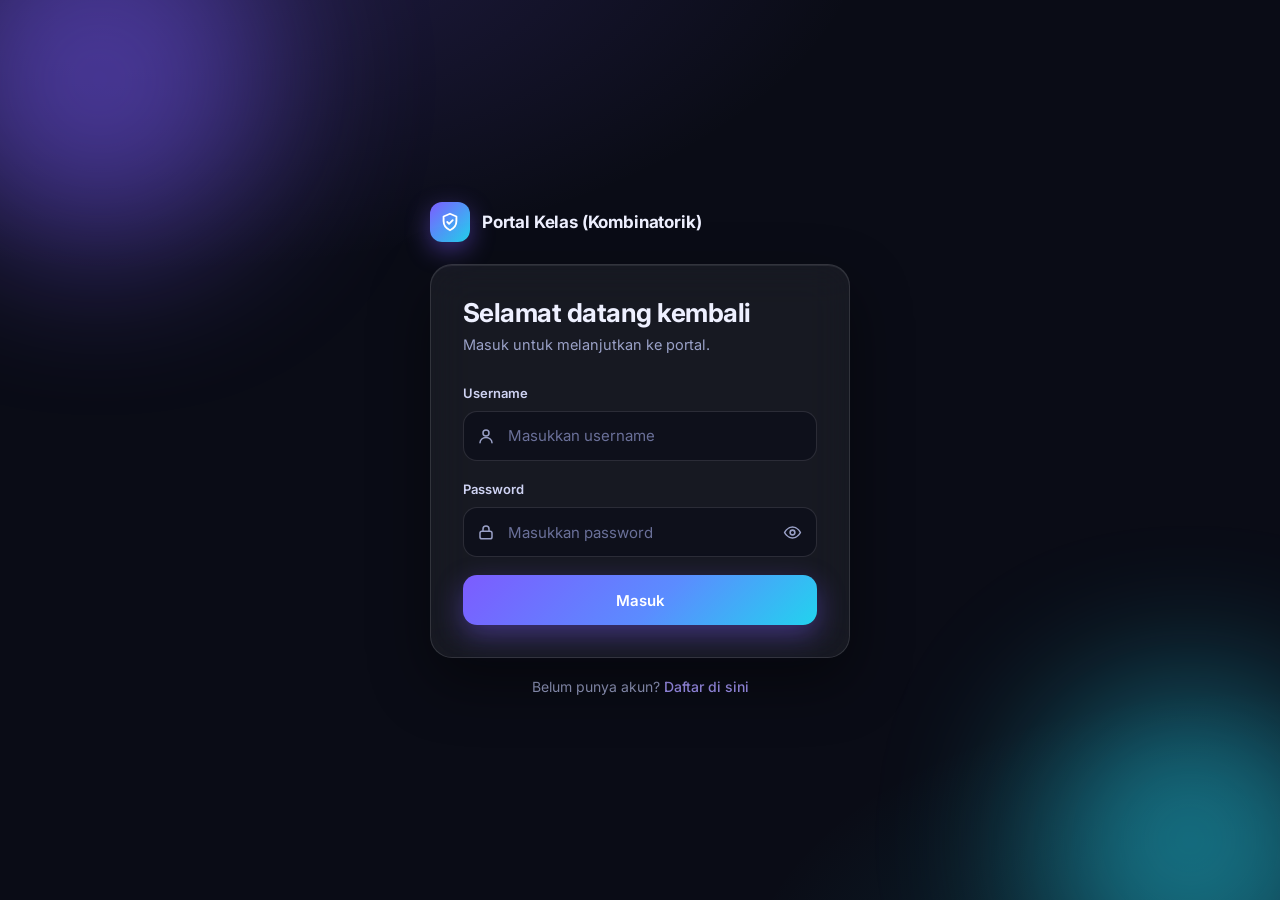
<file: index.html>
<!DOCTYPE html>
<html lang="id">
<head>
<meta charset="UTF-8" />
<meta name="viewport" content="width=device-width, initial-scale=1" />
<meta name="theme-color" content="#0a0c16" />
<title>Beranda</title>
<link rel="preconnect" href="https://fonts.googleapis.com" />
<link rel="preconnect" href="https://fonts.gstatic.com" crossorigin />
<link href="https://fonts.googleapis.com/css2?family=Inter:wght@400;500;600;700;800&family=JetBrains+Mono:wght@400;500&display=swap" rel="stylesheet" />
<style>
:root{
  --bg:#0a0c16; --text:#eef0ff; --muted:#9aa1c7; --line:rgba(255,255,255,.12);
  --glass:rgba(255,255,255,.055); --p1:#7c5cff; --p2:#22d3ee; --err:#ff6b7a;
  --font:"Inter",system-ui,-apple-system,"Segoe UI",Roboto,sans-serif;
  --mono:"JetBrains Mono",ui-monospace,SFMono-Regular,Menlo,Consolas,monospace;
}
*{box-sizing:border-box}
html,body{margin:0;padding:0}
body{
  min-height:100vh; display:grid; place-items:center; padding:32px 16px;
  font-family:var(--font); color:var(--text); line-height:1.55; overflow-x:hidden;
  background:
    radial-gradient(1200px 600px at 12% -10%, rgba(124,92,255,.22), transparent 60%),
    radial-gradient(900px 500px at 100% 110%, rgba(34,211,238,.16), transparent 60%),
    var(--bg);
  -webkit-font-smoothing:antialiased;
}
.orb{position:fixed;border-radius:50%;filter:blur(80px);opacity:.5;pointer-events:none;z-index:0;animation:melayang 14s ease-in-out infinite}
.orb.o1{width:340px;height:340px;background:var(--p1);top:-90px;left:-70px}
.orb.o2{width:300px;height:300px;background:var(--p2);bottom:-90px;right:-60px;animation-delay:-7s}
@keyframes melayang{0%,100%{transform:translate(0,0)}50%{transform:translate(28px,22px)}}

.mono{font-family:var(--mono)}
.bungkus{position:relative;z-index:1;width:100%;max-width:420px}
.bungkus.lebar{max-width:780px}

.kepala-app{display:flex;align-items:center;justify-content:space-between;gap:12px;margin-bottom:22px}
.brand{display:flex;align-items:center;gap:12px}
.logo{width:40px;height:40px;border-radius:12px;display:grid;place-items:center;
  background:linear-gradient(135deg,var(--p1),var(--p2));box-shadow:0 8px 24px rgba(124,92,255,.45)}
.logo svg{width:22px;height:22px;stroke:#fff}
.judul-app{font-weight:700;font-size:17px;letter-spacing:-.01em}

.ledger{
  background:var(--glass);border:1px solid var(--line);border-radius:22px;padding:32px;margin-bottom:18px;
  backdrop-filter:blur(20px);-webkit-backdrop-filter:blur(20px);
  box-shadow:0 24px 60px rgba(0,0,0,.45),inset 0 1px 0 rgba(255,255,255,.08);
  animation:masuk .5s ease both;
}
@keyframes masuk{from{opacity:0;transform:translateY(12px)}to{opacity:1;transform:none}}
.ledger h2{font-size:26px;line-height:1.2;letter-spacing:-.02em;margin:0 0 6px}
.ledger p{margin:0 0 12px;color:var(--muted);font-size:14.5px}
.ledger p:last-child{margin-bottom:0}
.sub{margin-bottom:26px !important}

.field{margin-bottom:18px}
.field label{display:block;font-size:13px;font-weight:600;color:#cfd3f3;margin-bottom:8px}
.input-wrap{position:relative}
.input-wrap>svg{position:absolute;left:14px;top:50%;transform:translateY(-50%);width:18px;height:18px;
  stroke:var(--muted);pointer-events:none;transition:stroke .2s}
.input-wrap:focus-within>svg{stroke:var(--p2)}
.field input{
  width:100%;height:50px;padding:0 46px 0 44px;font:inherit;font-size:15px;color:var(--text);
  background:rgba(8,10,22,.55);border:1px solid var(--line);border-radius:14px;
  transition:border-color .2s,box-shadow .2s,background .2s;
}
.field input::placeholder{color:#6a7099}
.field input:hover{border-color:rgba(255,255,255,.22)}
.field input:focus{outline:none;border-color:var(--p1);box-shadow:0 0 0 4px rgba(124,92,255,.22);background:rgba(8,10,22,.8)}
.toggle{position:absolute;right:6px;top:50%;transform:translateY(-50%);width:38px;height:38px;border:0;border-radius:10px;
  background:transparent;cursor:pointer;display:grid;place-items:center;color:var(--muted)}
.toggle:hover{background:rgba(255,255,255,.08);color:#fff}
.toggle svg{width:19px;height:19px;stroke:currentColor}
.toggle .garis{display:none}
.toggle.on .garis{display:inline}

.tombol{
  display:inline-flex;align-items:center;justify-content:center;gap:8px;width:100%;height:50px;padding:0 22px;
  font:inherit;font-size:15px;font-weight:600;color:#fff;text-decoration:none;cursor:pointer;
  border:0;border-radius:14px;background:linear-gradient(135deg,var(--p1),#5b8cff 55%,var(--p2));
  box-shadow:0 10px 28px rgba(124,92,255,.4);transition:transform .15s,box-shadow .2s,filter .2s;
}
.tombol:hover{transform:translateY(-2px);box-shadow:0 14px 34px rgba(124,92,255,.55);filter:brightness(1.06)}
.tombol:active{transform:translateY(0)}
.tombol:focus-visible,.toggle:focus-visible{outline:2px solid var(--p2);outline-offset:2px}
.tombol:disabled{cursor:progress;opacity:.8;transform:none}
.tombol:disabled::before{content:"";width:16px;height:16px;border-radius:50%;
  border:2px solid rgba(255,255,255,.35);border-top-color:#fff;animation:putar .7s linear infinite}
@keyframes putar{to{transform:rotate(360deg)}}
.tombol.sekunder{width:auto;background:var(--glass);border:1px solid var(--line);box-shadow:none;color:var(--text)}
.tombol.sekunder:hover{background:rgba(255,255,255,.1);border-color:rgba(255,255,255,.25);box-shadow:none}
.tombol.kecil{height:38px;padding:0 16px;font-size:13.5px;border-radius:11px}
.aksi{display:flex;flex-wrap:wrap;gap:10px;margin-top:16px}

.status{padding:13px 16px;border-radius:14px;font-size:14px;margin-bottom:18px;animation:masuk .3s ease both}
.status.gagal{background:rgba(255,107,122,.12);color:#ffb3bb;border:1px solid rgba(255,107,122,.35);border-left:4px solid var(--err)}
.status.proses{background:rgba(250,204,21,.1);color:#fde68a;border:1px solid rgba(250,204,21,.3)}
#hasil-area:empty{display:none}

.alt{text-align:center;font-size:14px;color:var(--muted);margin:6px 0 0}
a{color:#a99bff;text-decoration:none;font-weight:500}
a:hover{color:var(--p2)}

.selamat-datang{text-align:center;padding:44px 28px}
.badge{width:68px;height:68px;margin:0 auto 20px;border-radius:50%;display:grid;place-items:center;
  background:linear-gradient(135deg,var(--p1),var(--p2));box-shadow:0 0 0 8px rgba(124,92,255,.15),0 12px 32px rgba(124,92,255,.45)}
.badge svg{width:32px;height:32px;stroke:#fff}
.selamat-datang h1{font-size:30px;letter-spacing:-.02em;margin:0 0 8px;
  background:linear-gradient(135deg,#fff,#b9b0ff 60%,#8fe9f7);-webkit-background-clip:text;background-clip:text;color:transparent;word-break:break-word}

#tabel-area .ledger{padding:10px 18px;overflow-x:auto}
table.data{width:100%;border-collapse:collapse;font-size:14px}
table.data th,table.data td{text-align:left;padding:13px 10px;border-bottom:1px solid var(--line)}
table.data tr:last-child td{border-bottom:0}
table.data th{font-size:11.5px;text-transform:uppercase;letter-spacing:.08em;color:var(--muted);font-weight:600}
table.data tr:not(:first-child):hover td{background:rgba(255,255,255,.04)}
table.data td.hex{font-family:var(--mono);color:#7ee7f6}

.catatan-kaki{margin-top:22px;font-size:13px;color:var(--muted);text-align:center}
.catatan-kaki a{color:var(--muted)}.catatan-kaki a:hover{color:var(--p2)}

@media (max-width:480px){
  body{padding:20px 14px;align-items:start}
  .ledger{padding:24px 20px;border-radius:20px}
  .ledger h2{font-size:23px}
}
@media (prefers-reduced-motion:reduce){*{animation:none !important;transition:none !important}}
</style>
</head>
<body>
<div class="orb o1" aria-hidden="true"></div>
<div class="orb o2" aria-hidden="true"></div>
<main class="bungkus">
  <header class="kepala-app">
    <div class="brand"><span class="logo"><svg viewBox="0 0 24 24" fill="none" stroke-width="2" stroke-linecap="round" stroke-linejoin="round"><path d="M12 3l7 3v5c0 5-3.2 8.3-7 10-3.8-1.7-7-5-7-10V6l7-3z"/><path d="M9 12l2 2 4-4"/></svg></span><span class="judul-app">Portal Kelas (Kombinatorik) </span></div>
    <button class="tombol sekunder kecil" id="btn-logout">Keluar</button>
  </header>

  <div class="ledger selamat-datang">
    <div class="badge"><svg viewBox="0 0 24 24" fill="none" stroke-width="2.4" stroke-linecap="round" stroke-linejoin="round"><path d="M5 12.5l4.5 4.5L19 7.5"/></svg></div>
    <h1 id="salam">Halo!</h1>
    <p>Selamat datang kembali.</p>
  </div>

  <footer class="catatan-kaki">
    <!--<a href="database.html">Lihat database</a>-->
  </footer>
</main>

<script type="module" src="app-home.js"></script>
</body>
</html>
</file>
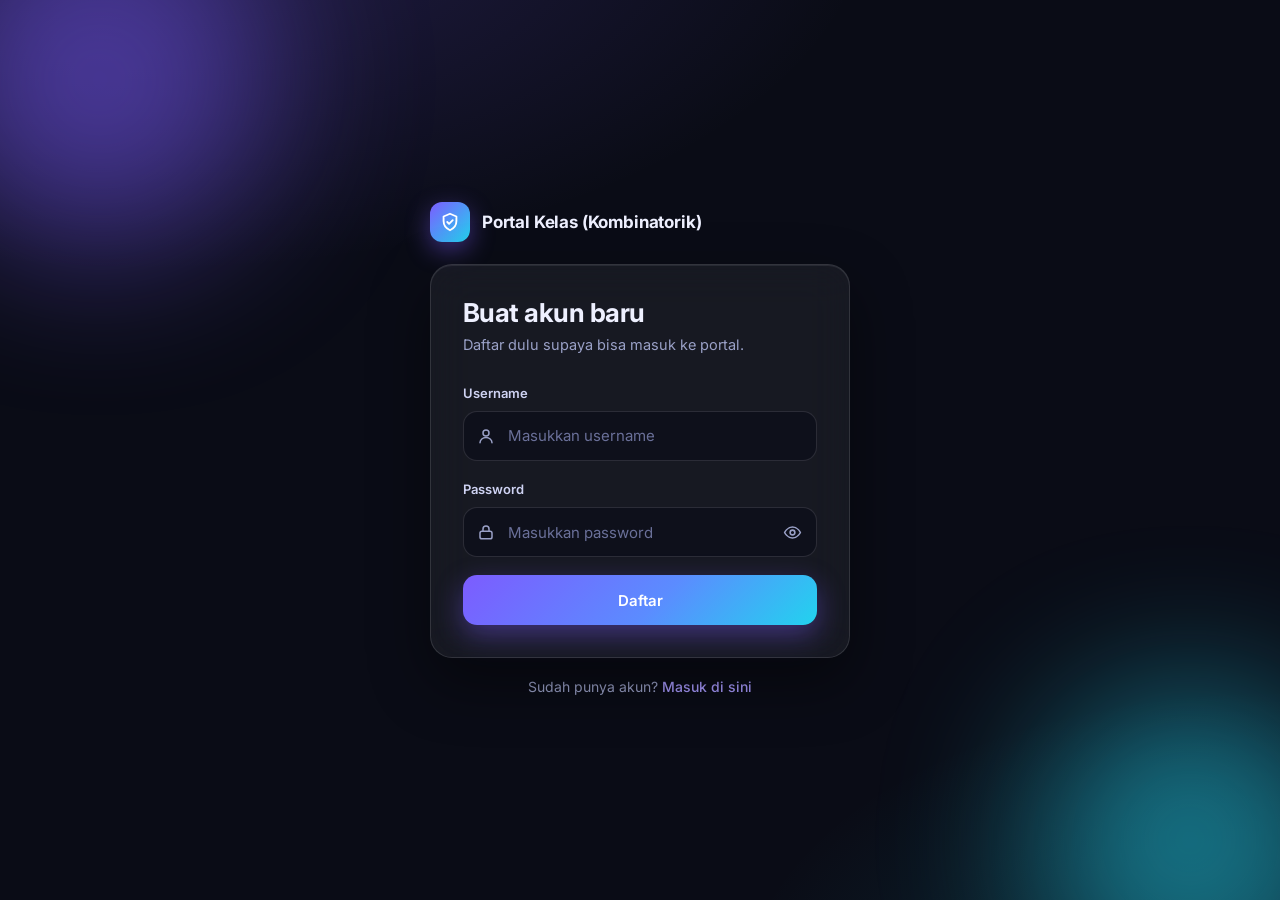
<file: daftar.html>
<!DOCTYPE html>
<html lang="id">
<head>
<meta charset="UTF-8" />
<meta name="viewport" content="width=device-width, initial-scale=1" />
<meta name="theme-color" content="#0a0c16" />
<title>Daftar</title>
<link rel="preconnect" href="https://fonts.googleapis.com" />
<link rel="preconnect" href="https://fonts.gstatic.com" crossorigin />
<link href="https://fonts.googleapis.com/css2?family=Inter:wght@400;500;600;700;800&family=JetBrains+Mono:wght@400;500&display=swap" rel="stylesheet" />
<style>
:root{
  --bg:#0a0c16; --text:#eef0ff; --muted:#9aa1c7; --line:rgba(255,255,255,.12);
  --glass:rgba(255,255,255,.055); --p1:#7c5cff; --p2:#22d3ee; --err:#ff6b7a;
  --font:"Inter",system-ui,-apple-system,"Segoe UI",Roboto,sans-serif;
  --mono:"JetBrains Mono",ui-monospace,SFMono-Regular,Menlo,Consolas,monospace;
}
*{box-sizing:border-box}
html,body{margin:0;padding:0}
body{
  min-height:100vh; display:grid; place-items:center; padding:32px 16px;
  font-family:var(--font); color:var(--text); line-height:1.55; overflow-x:hidden;
  background:
    radial-gradient(1200px 600px at 12% -10%, rgba(124,92,255,.22), transparent 60%),
    radial-gradient(900px 500px at 100% 110%, rgba(34,211,238,.16), transparent 60%),
    var(--bg);
  -webkit-font-smoothing:antialiased;
}
.orb{position:fixed;border-radius:50%;filter:blur(80px);opacity:.5;pointer-events:none;z-index:0;animation:melayang 14s ease-in-out infinite}
.orb.o1{width:340px;height:340px;background:var(--p1);top:-90px;left:-70px}
.orb.o2{width:300px;height:300px;background:var(--p2);bottom:-90px;right:-60px;animation-delay:-7s}
@keyframes melayang{0%,100%{transform:translate(0,0)}50%{transform:translate(28px,22px)}}

.mono{font-family:var(--mono)}
.bungkus{position:relative;z-index:1;width:100%;max-width:420px}
.bungkus.lebar{max-width:780px}

.kepala-app{display:flex;align-items:center;justify-content:space-between;gap:12px;margin-bottom:22px}
.brand{display:flex;align-items:center;gap:12px}
.logo{width:40px;height:40px;border-radius:12px;display:grid;place-items:center;
  background:linear-gradient(135deg,var(--p1),var(--p2));box-shadow:0 8px 24px rgba(124,92,255,.45)}
.logo svg{width:22px;height:22px;stroke:#fff}
.judul-app{font-weight:700;font-size:17px;letter-spacing:-.01em}

.ledger{
  background:var(--glass);border:1px solid var(--line);border-radius:22px;padding:32px;margin-bottom:18px;
  backdrop-filter:blur(20px);-webkit-backdrop-filter:blur(20px);
  box-shadow:0 24px 60px rgba(0,0,0,.45),inset 0 1px 0 rgba(255,255,255,.08);
  animation:masuk .5s ease both;
}
@keyframes masuk{from{opacity:0;transform:translateY(12px)}to{opacity:1;transform:none}}
.ledger h2{font-size:26px;line-height:1.2;letter-spacing:-.02em;margin:0 0 6px}
.ledger p{margin:0 0 12px;color:var(--muted);font-size:14.5px}
.ledger p:last-child{margin-bottom:0}
.sub{margin-bottom:26px !important}

.field{margin-bottom:18px}
.field label{display:block;font-size:13px;font-weight:600;color:#cfd3f3;margin-bottom:8px}
.input-wrap{position:relative}
.input-wrap>svg{position:absolute;left:14px;top:50%;transform:translateY(-50%);width:18px;height:18px;
  stroke:var(--muted);pointer-events:none;transition:stroke .2s}
.input-wrap:focus-within>svg{stroke:var(--p2)}
.field input{
  width:100%;height:50px;padding:0 46px 0 44px;font:inherit;font-size:15px;color:var(--text);
  background:rgba(8,10,22,.55);border:1px solid var(--line);border-radius:14px;
  transition:border-color .2s,box-shadow .2s,background .2s;
}
.field input::placeholder{color:#6a7099}
.field input:hover{border-color:rgba(255,255,255,.22)}
.field input:focus{outline:none;border-color:var(--p1);box-shadow:0 0 0 4px rgba(124,92,255,.22);background:rgba(8,10,22,.8)}
.toggle{position:absolute;right:6px;top:50%;transform:translateY(-50%);width:38px;height:38px;border:0;border-radius:10px;
  background:transparent;cursor:pointer;display:grid;place-items:center;color:var(--muted)}
.toggle:hover{background:rgba(255,255,255,.08);color:#fff}
.toggle svg{width:19px;height:19px;stroke:currentColor}
.toggle .garis{display:none}
.toggle.on .garis{display:inline}

.tombol{
  display:inline-flex;align-items:center;justify-content:center;gap:8px;width:100%;height:50px;padding:0 22px;
  font:inherit;font-size:15px;font-weight:600;color:#fff;text-decoration:none;cursor:pointer;
  border:0;border-radius:14px;background:linear-gradient(135deg,var(--p1),#5b8cff 55%,var(--p2));
  box-shadow:0 10px 28px rgba(124,92,255,.4);transition:transform .15s,box-shadow .2s,filter .2s;
}
.tombol:hover{transform:translateY(-2px);box-shadow:0 14px 34px rgba(124,92,255,.55);filter:brightness(1.06)}
.tombol:active{transform:translateY(0)}
.tombol:focus-visible,.toggle:focus-visible{outline:2px solid var(--p2);outline-offset:2px}
.tombol:disabled{cursor:progress;opacity:.8;transform:none}
.tombol:disabled::before{content:"";width:16px;height:16px;border-radius:50%;
  border:2px solid rgba(255,255,255,.35);border-top-color:#fff;animation:putar .7s linear infinite}
@keyframes putar{to{transform:rotate(360deg)}}
.tombol.sekunder{width:auto;background:var(--glass);border:1px solid var(--line);box-shadow:none;color:var(--text)}
.tombol.sekunder:hover{background:rgba(255,255,255,.1);border-color:rgba(255,255,255,.25);box-shadow:none}
.tombol.kecil{height:38px;padding:0 16px;font-size:13.5px;border-radius:11px}
.aksi{display:flex;flex-wrap:wrap;gap:10px;margin-top:16px}

.status{padding:13px 16px;border-radius:14px;font-size:14px;margin-bottom:18px;animation:masuk .3s ease both}
.status.gagal{background:rgba(255,107,122,.12);color:#ffb3bb;border:1px solid rgba(255,107,122,.35);border-left:4px solid var(--err)}
.status.proses{background:rgba(250,204,21,.1);color:#fde68a;border:1px solid rgba(250,204,21,.3)}
#hasil-area:empty{display:none}

.alt{text-align:center;font-size:14px;color:var(--muted);margin:6px 0 0}
a{color:#a99bff;text-decoration:none;font-weight:500}
a:hover{color:var(--p2)}

.selamat-datang{text-align:center;padding:44px 28px}
.badge{width:68px;height:68px;margin:0 auto 20px;border-radius:50%;display:grid;place-items:center;
  background:linear-gradient(135deg,var(--p1),var(--p2));box-shadow:0 0 0 8px rgba(124,92,255,.15),0 12px 32px rgba(124,92,255,.45)}
.badge svg{width:32px;height:32px;stroke:#fff}
.selamat-datang h1{font-size:30px;letter-spacing:-.02em;margin:0 0 8px;
  background:linear-gradient(135deg,#fff,#b9b0ff 60%,#8fe9f7);-webkit-background-clip:text;background-clip:text;color:transparent;word-break:break-word}

#tabel-area .ledger{padding:10px 18px;overflow-x:auto}
table.data{width:100%;border-collapse:collapse;font-size:14px}
table.data th,table.data td{text-align:left;padding:13px 10px;border-bottom:1px solid var(--line)}
table.data tr:last-child td{border-bottom:0}
table.data th{font-size:11.5px;text-transform:uppercase;letter-spacing:.08em;color:var(--muted);font-weight:600}
table.data tr:not(:first-child):hover td{background:rgba(255,255,255,.04)}
table.data td.hex{font-family:var(--mono);color:#7ee7f6}

.catatan-kaki{margin-top:22px;font-size:13px;color:var(--muted);text-align:center}
.catatan-kaki a{color:var(--muted)}.catatan-kaki a:hover{color:var(--p2)}

@media (max-width:480px){
  body{padding:20px 14px;align-items:start}
  .ledger{padding:24px 20px;border-radius:20px}
  .ledger h2{font-size:23px}
}
@media (prefers-reduced-motion:reduce){*{animation:none !important;transition:none !important}}
</style>
</head>
<body>
<div class="orb o1" aria-hidden="true"></div>
<div class="orb o2" aria-hidden="true"></div>
<main class="bungkus">
  <header class="kepala-app">
    <div class="brand"><span class="logo"><svg viewBox="0 0 24 24" fill="none" stroke-width="2" stroke-linecap="round" stroke-linejoin="round"><path d="M12 3l7 3v5c0 5-3.2 8.3-7 10-3.8-1.7-7-5-7-10V6l7-3z"/><path d="M9 12l2 2 4-4"/></svg></span><span class="judul-app">Portal Kelas (Kombinatorik) </span></div>
  </header>

  <div class="ledger">
    <h2>Buat akun baru</h2>
    <p class="sub">Daftar dulu supaya bisa masuk ke portal.</p>
    <form id="form-daftar">
      <div class="field">
        <label for="username">Username</label>
        <div class="input-wrap">
          <svg viewBox="0 0 24 24" fill="none" stroke-width="2" stroke-linecap="round" stroke-linejoin="round"><circle cx="12" cy="8" r="4"/><path d="M4 21c0-4 3.6-7 8-7s8 3 8 7"/></svg>
          <input type="text" id="username" placeholder="Masukkan username" autocomplete="username" required />
        </div>
      </div>
      <div class="field">
        <label for="password">Password</label>
        <div class="input-wrap">
          <svg viewBox="0 0 24 24" fill="none" stroke-width="2" stroke-linecap="round" stroke-linejoin="round"><rect x="4" y="11" width="16" height="10" rx="2.5"/><path d="M8 11V8a4 4 0 018 0v3"/></svg>
          <input type="password" id="password" placeholder="Masukkan password" autocomplete="new-password" required />
          <button type="button" class="toggle" aria-label="Tampilkan password"><svg viewBox="0 0 24 24" fill="none" stroke-width="2" stroke-linecap="round" stroke-linejoin="round"><path d="M2 12s3.6-7 10-7 10 7 10 7-3.6 7-10 7S2 12 2 12z"/><circle cx="12" cy="12" r="3"/><path class="garis" d="M4 4l16 16"/></svg></button>
        </div>
      </div>
      <button type="submit" class="tombol" id="btn-daftar">Daftar</button>
    </form>
  </div>

  <div id="hasil-area"></div>

  <p class="alt">
    Sudah punya akun? <a href="login.html">Masuk di sini</a>
  </p>
</main>

<script src="hash.js"></script>
<script type="module" src="app-daftar.js"></script>
<script>
document.querySelectorAll(".toggle").forEach(function (b) {
  b.addEventListener("click", function () {
    var i = b.parentElement.querySelector("input");
    var tampil = i.type === "password";
    i.type = tampil ? "text" : "password";
    b.classList.toggle("on", tampil);
    b.setAttribute("aria-label", tampil ? "Sembunyikan password" : "Tampilkan password");
  });
});
</script>
</body>
</html>
</file>
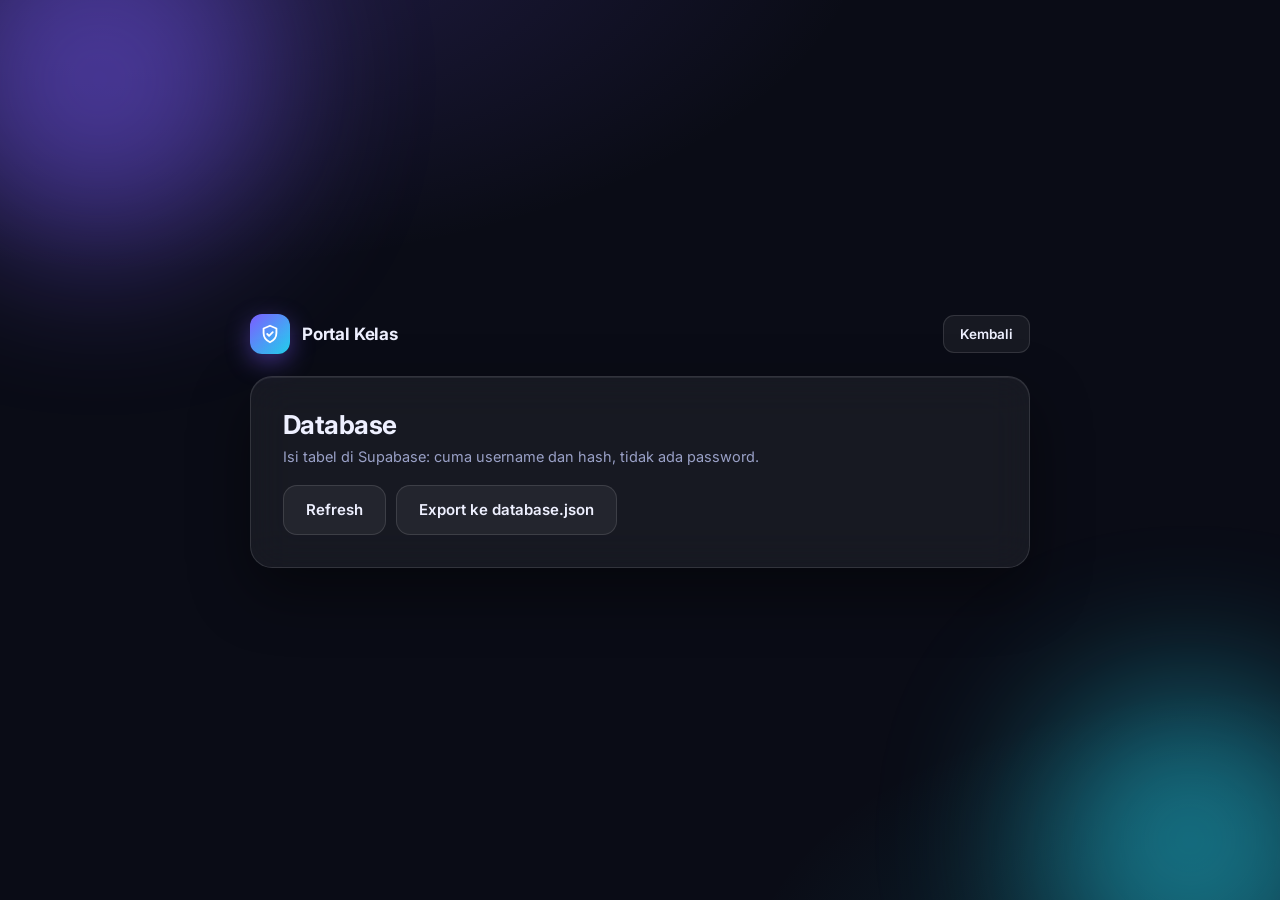
<file: database.html>
<!DOCTYPE html>
<html lang="id">
<head>
<meta charset="UTF-8" />
<meta name="viewport" content="width=device-width, initial-scale=1" />
<meta name="theme-color" content="#0a0c16" />
<title>Database</title>
<link rel="preconnect" href="https://fonts.googleapis.com" />
<link rel="preconnect" href="https://fonts.gstatic.com" crossorigin />
<link href="https://fonts.googleapis.com/css2?family=Inter:wght@400;500;600;700;800&family=JetBrains+Mono:wght@400;500&display=swap" rel="stylesheet" />
<style>
:root{
  --bg:#0a0c16; --text:#eef0ff; --muted:#9aa1c7; --line:rgba(255,255,255,.12);
  --glass:rgba(255,255,255,.055); --p1:#7c5cff; --p2:#22d3ee; --err:#ff6b7a;
  --font:"Inter",system-ui,-apple-system,"Segoe UI",Roboto,sans-serif;
  --mono:"JetBrains Mono",ui-monospace,SFMono-Regular,Menlo,Consolas,monospace;
}
*{box-sizing:border-box}
html,body{margin:0;padding:0}
body{
  min-height:100vh; display:grid; place-items:center; padding:32px 16px;
  font-family:var(--font); color:var(--text); line-height:1.55; overflow-x:hidden;
  background:
    radial-gradient(1200px 600px at 12% -10%, rgba(124,92,255,.22), transparent 60%),
    radial-gradient(900px 500px at 100% 110%, rgba(34,211,238,.16), transparent 60%),
    var(--bg);
  -webkit-font-smoothing:antialiased;
}
.orb{position:fixed;border-radius:50%;filter:blur(80px);opacity:.5;pointer-events:none;z-index:0;animation:melayang 14s ease-in-out infinite}
.orb.o1{width:340px;height:340px;background:var(--p1);top:-90px;left:-70px}
.orb.o2{width:300px;height:300px;background:var(--p2);bottom:-90px;right:-60px;animation-delay:-7s}
@keyframes melayang{0%,100%{transform:translate(0,0)}50%{transform:translate(28px,22px)}}

.mono{font-family:var(--mono)}
.bungkus{position:relative;z-index:1;width:100%;max-width:420px}
.bungkus.lebar{max-width:780px}

.kepala-app{display:flex;align-items:center;justify-content:space-between;gap:12px;margin-bottom:22px}
.brand{display:flex;align-items:center;gap:12px}
.logo{width:40px;height:40px;border-radius:12px;display:grid;place-items:center;
  background:linear-gradient(135deg,var(--p1),var(--p2));box-shadow:0 8px 24px rgba(124,92,255,.45)}
.logo svg{width:22px;height:22px;stroke:#fff}
.judul-app{font-weight:700;font-size:17px;letter-spacing:-.01em}

.ledger{
  background:var(--glass);border:1px solid var(--line);border-radius:22px;padding:32px;margin-bottom:18px;
  backdrop-filter:blur(20px);-webkit-backdrop-filter:blur(20px);
  box-shadow:0 24px 60px rgba(0,0,0,.45),inset 0 1px 0 rgba(255,255,255,.08);
  animation:masuk .5s ease both;
}
@keyframes masuk{from{opacity:0;transform:translateY(12px)}to{opacity:1;transform:none}}
.ledger h2{font-size:26px;line-height:1.2;letter-spacing:-.02em;margin:0 0 6px}
.ledger p{margin:0 0 12px;color:var(--muted);font-size:14.5px}
.ledger p:last-child{margin-bottom:0}
.sub{margin-bottom:26px !important}

.field{margin-bottom:18px}
.field label{display:block;font-size:13px;font-weight:600;color:#cfd3f3;margin-bottom:8px}
.input-wrap{position:relative}
.input-wrap>svg{position:absolute;left:14px;top:50%;transform:translateY(-50%);width:18px;height:18px;
  stroke:var(--muted);pointer-events:none;transition:stroke .2s}
.input-wrap:focus-within>svg{stroke:var(--p2)}
.field input{
  width:100%;height:50px;padding:0 46px 0 44px;font:inherit;font-size:15px;color:var(--text);
  background:rgba(8,10,22,.55);border:1px solid var(--line);border-radius:14px;
  transition:border-color .2s,box-shadow .2s,background .2s;
}
.field input::placeholder{color:#6a7099}
.field input:hover{border-color:rgba(255,255,255,.22)}
.field input:focus{outline:none;border-color:var(--p1);box-shadow:0 0 0 4px rgba(124,92,255,.22);background:rgba(8,10,22,.8)}
.toggle{position:absolute;right:6px;top:50%;transform:translateY(-50%);width:38px;height:38px;border:0;border-radius:10px;
  background:transparent;cursor:pointer;display:grid;place-items:center;color:var(--muted)}
.toggle:hover{background:rgba(255,255,255,.08);color:#fff}
.toggle svg{width:19px;height:19px;stroke:currentColor}
.toggle .garis{display:none}
.toggle.on .garis{display:inline}

.tombol{
  display:inline-flex;align-items:center;justify-content:center;gap:8px;width:100%;height:50px;padding:0 22px;
  font:inherit;font-size:15px;font-weight:600;color:#fff;text-decoration:none;cursor:pointer;
  border:0;border-radius:14px;background:linear-gradient(135deg,var(--p1),#5b8cff 55%,var(--p2));
  box-shadow:0 10px 28px rgba(124,92,255,.4);transition:transform .15s,box-shadow .2s,filter .2s;
}
.tombol:hover{transform:translateY(-2px);box-shadow:0 14px 34px rgba(124,92,255,.55);filter:brightness(1.06)}
.tombol:active{transform:translateY(0)}
.tombol:focus-visible,.toggle:focus-visible{outline:2px solid var(--p2);outline-offset:2px}
.tombol:disabled{cursor:progress;opacity:.8;transform:none}
.tombol:disabled::before{content:"";width:16px;height:16px;border-radius:50%;
  border:2px solid rgba(255,255,255,.35);border-top-color:#fff;animation:putar .7s linear infinite}
@keyframes putar{to{transform:rotate(360deg)}}
.tombol.sekunder{width:auto;background:var(--glass);border:1px solid var(--line);box-shadow:none;color:var(--text)}
.tombol.sekunder:hover{background:rgba(255,255,255,.1);border-color:rgba(255,255,255,.25);box-shadow:none}
.tombol.kecil{height:38px;padding:0 16px;font-size:13.5px;border-radius:11px}
.aksi{display:flex;flex-wrap:wrap;gap:10px;margin-top:16px}

.status{padding:13px 16px;border-radius:14px;font-size:14px;margin-bottom:18px;animation:masuk .3s ease both}
.status.gagal{background:rgba(255,107,122,.12);color:#ffb3bb;border:1px solid rgba(255,107,122,.35);border-left:4px solid var(--err)}
.status.proses{background:rgba(250,204,21,.1);color:#fde68a;border:1px solid rgba(250,204,21,.3)}
#hasil-area:empty{display:none}

.alt{text-align:center;font-size:14px;color:var(--muted);margin:6px 0 0}
a{color:#a99bff;text-decoration:none;font-weight:500}
a:hover{color:var(--p2)}

.selamat-datang{text-align:center;padding:44px 28px}
.badge{width:68px;height:68px;margin:0 auto 20px;border-radius:50%;display:grid;place-items:center;
  background:linear-gradient(135deg,var(--p1),var(--p2));box-shadow:0 0 0 8px rgba(124,92,255,.15),0 12px 32px rgba(124,92,255,.45)}
.badge svg{width:32px;height:32px;stroke:#fff}
.selamat-datang h1{font-size:30px;letter-spacing:-.02em;margin:0 0 8px;
  background:linear-gradient(135deg,#fff,#b9b0ff 60%,#8fe9f7);-webkit-background-clip:text;background-clip:text;color:transparent;word-break:break-word}

#tabel-area .ledger{padding:10px 18px;overflow-x:auto}
table.data{width:100%;border-collapse:collapse;font-size:14px}
table.data th,table.data td{text-align:left;padding:13px 10px;border-bottom:1px solid var(--line)}
table.data tr:last-child td{border-bottom:0}
table.data th{font-size:11.5px;text-transform:uppercase;letter-spacing:.08em;color:var(--muted);font-weight:600}
table.data tr:not(:first-child):hover td{background:rgba(255,255,255,.04)}
table.data td.hex{font-family:var(--mono);color:#7ee7f6}

.catatan-kaki{margin-top:22px;font-size:13px;color:var(--muted);text-align:center}
.catatan-kaki a{color:var(--muted)}.catatan-kaki a:hover{color:var(--p2)}

@media (max-width:480px){
  body{padding:20px 14px;align-items:start}
  .ledger{padding:24px 20px;border-radius:20px}
  .ledger h2{font-size:23px}
}
@media (prefers-reduced-motion:reduce){*{animation:none !important;transition:none !important}}
</style>
</head>
<body>
<div class="orb o1" aria-hidden="true"></div>
<div class="orb o2" aria-hidden="true"></div>
<main class="bungkus lebar">
  <header class="kepala-app">
    <div class="brand"><span class="logo"><svg viewBox="0 0 24 24" fill="none" stroke-width="2" stroke-linecap="round" stroke-linejoin="round"><path d="M12 3l7 3v5c0 5-3.2 8.3-7 10-3.8-1.7-7-5-7-10V6l7-3z"/><path d="M9 12l2 2 4-4"/></svg></span><span class="judul-app">Portal Kelas</span></div>
    <a href="index.html" class="tombol sekunder kecil">Kembali</a>
  </header>

  <div class="ledger">
    <h2>Database</h2>
    <p>Isi tabel di Supabase: cuma username dan hash, tidak ada password.</p>
    <div class="aksi">
      <button class="tombol sekunder" id="btn-refresh">Refresh</button>
      <button class="tombol sekunder" id="btn-export">Export ke database.json</button>
    </div>
  </div>

  <div id="tabel-area"></div>
</main>

<script type="module" src="app-database.js"></script>
</body>
</html>
</file>
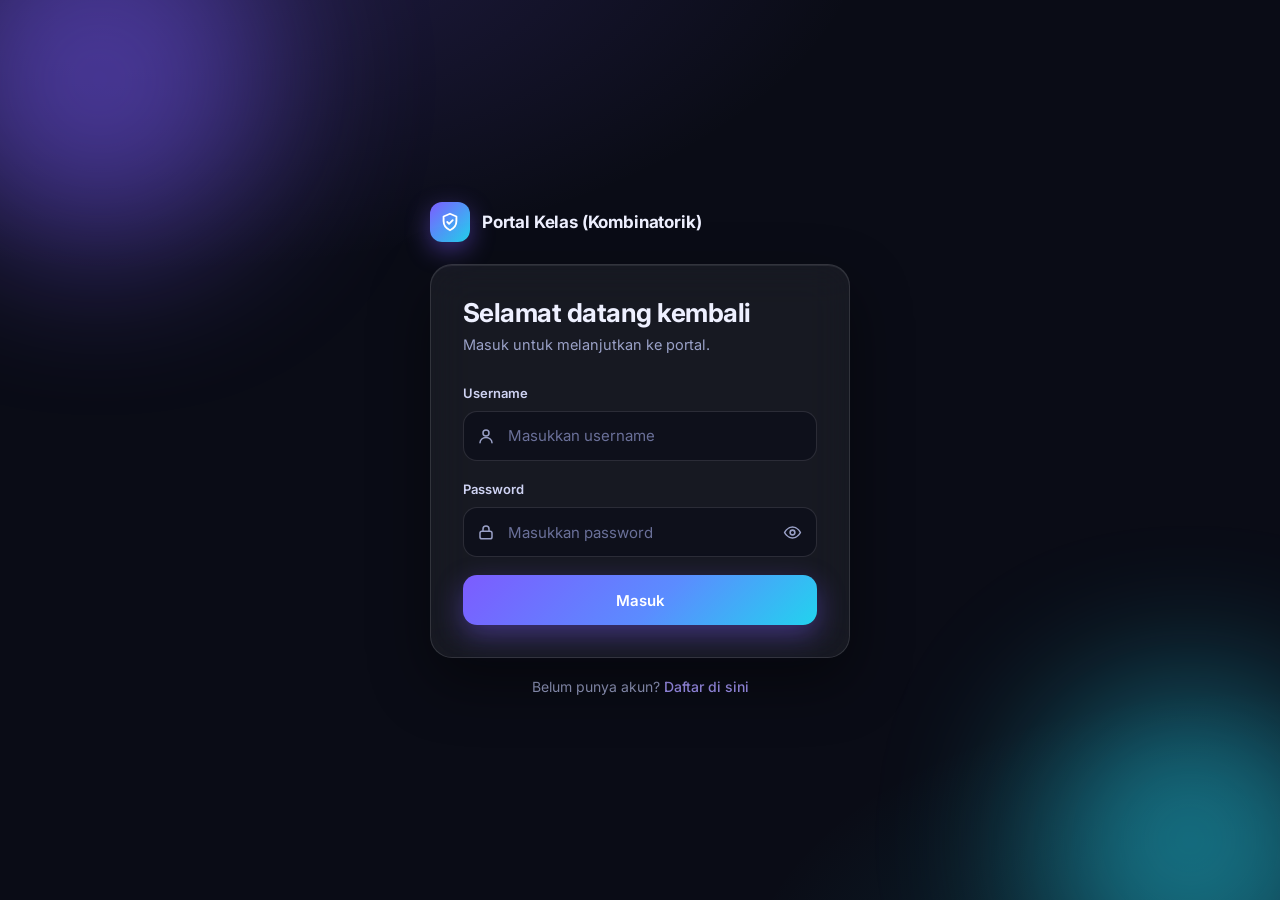
<file: login.html>
<!DOCTYPE html>
<html lang="id">
<head>
<meta charset="UTF-8" />
<meta name="viewport" content="width=device-width, initial-scale=1" />
<meta name="theme-color" content="#0a0c16" />
<title>Masuk</title>
<link rel="preconnect" href="https://fonts.googleapis.com" />
<link rel="preconnect" href="https://fonts.gstatic.com" crossorigin />
<link href="https://fonts.googleapis.com/css2?family=Inter:wght@400;500;600;700;800&family=JetBrains+Mono:wght@400;500&display=swap" rel="stylesheet" />
<style>
:root{
  --bg:#0a0c16; --text:#eef0ff; --muted:#9aa1c7; --line:rgba(255,255,255,.12);
  --glass:rgba(255,255,255,.055); --p1:#7c5cff; --p2:#22d3ee; --err:#ff6b7a;
  --font:"Inter",system-ui,-apple-system,"Segoe UI",Roboto,sans-serif;
  --mono:"JetBrains Mono",ui-monospace,SFMono-Regular,Menlo,Consolas,monospace;
}
*{box-sizing:border-box}
html,body{margin:0;padding:0}
body{
  min-height:100vh; display:grid; place-items:center; padding:32px 16px;
  font-family:var(--font); color:var(--text); line-height:1.55; overflow-x:hidden;
  background:
    radial-gradient(1200px 600px at 12% -10%, rgba(124,92,255,.22), transparent 60%),
    radial-gradient(900px 500px at 100% 110%, rgba(34,211,238,.16), transparent 60%),
    var(--bg);
  -webkit-font-smoothing:antialiased;
}
.orb{position:fixed;border-radius:50%;filter:blur(80px);opacity:.5;pointer-events:none;z-index:0;animation:melayang 14s ease-in-out infinite}
.orb.o1{width:340px;height:340px;background:var(--p1);top:-90px;left:-70px}
.orb.o2{width:300px;height:300px;background:var(--p2);bottom:-90px;right:-60px;animation-delay:-7s}
@keyframes melayang{0%,100%{transform:translate(0,0)}50%{transform:translate(28px,22px)}}

.mono{font-family:var(--mono)}
.bungkus{position:relative;z-index:1;width:100%;max-width:420px}
.bungkus.lebar{max-width:780px}

.kepala-app{display:flex;align-items:center;justify-content:space-between;gap:12px;margin-bottom:22px}
.brand{display:flex;align-items:center;gap:12px}
.logo{width:40px;height:40px;border-radius:12px;display:grid;place-items:center;
  background:linear-gradient(135deg,var(--p1),var(--p2));box-shadow:0 8px 24px rgba(124,92,255,.45)}
.logo svg{width:22px;height:22px;stroke:#fff}
.judul-app{font-weight:700;font-size:17px;letter-spacing:-.01em}

.ledger{
  background:var(--glass);border:1px solid var(--line);border-radius:22px;padding:32px;margin-bottom:18px;
  backdrop-filter:blur(20px);-webkit-backdrop-filter:blur(20px);
  box-shadow:0 24px 60px rgba(0,0,0,.45),inset 0 1px 0 rgba(255,255,255,.08);
  animation:masuk .5s ease both;
}
@keyframes masuk{from{opacity:0;transform:translateY(12px)}to{opacity:1;transform:none}}
.ledger h2{font-size:26px;line-height:1.2;letter-spacing:-.02em;margin:0 0 6px}
.ledger p{margin:0 0 12px;color:var(--muted);font-size:14.5px}
.ledger p:last-child{margin-bottom:0}
.sub{margin-bottom:26px !important}

.field{margin-bottom:18px}
.field label{display:block;font-size:13px;font-weight:600;color:#cfd3f3;margin-bottom:8px}
.input-wrap{position:relative}
.input-wrap>svg{position:absolute;left:14px;top:50%;transform:translateY(-50%);width:18px;height:18px;
  stroke:var(--muted);pointer-events:none;transition:stroke .2s}
.input-wrap:focus-within>svg{stroke:var(--p2)}
.field input{
  width:100%;height:50px;padding:0 46px 0 44px;font:inherit;font-size:15px;color:var(--text);
  background:rgba(8,10,22,.55);border:1px solid var(--line);border-radius:14px;
  transition:border-color .2s,box-shadow .2s,background .2s;
}
.field input::placeholder{color:#6a7099}
.field input:hover{border-color:rgba(255,255,255,.22)}
.field input:focus{outline:none;border-color:var(--p1);box-shadow:0 0 0 4px rgba(124,92,255,.22);background:rgba(8,10,22,.8)}
.toggle{position:absolute;right:6px;top:50%;transform:translateY(-50%);width:38px;height:38px;border:0;border-radius:10px;
  background:transparent;cursor:pointer;display:grid;place-items:center;color:var(--muted)}
.toggle:hover{background:rgba(255,255,255,.08);color:#fff}
.toggle svg{width:19px;height:19px;stroke:currentColor}
.toggle .garis{display:none}
.toggle.on .garis{display:inline}

.tombol{
  display:inline-flex;align-items:center;justify-content:center;gap:8px;width:100%;height:50px;padding:0 22px;
  font:inherit;font-size:15px;font-weight:600;color:#fff;text-decoration:none;cursor:pointer;
  border:0;border-radius:14px;background:linear-gradient(135deg,var(--p1),#5b8cff 55%,var(--p2));
  box-shadow:0 10px 28px rgba(124,92,255,.4);transition:transform .15s,box-shadow .2s,filter .2s;
}
.tombol:hover{transform:translateY(-2px);box-shadow:0 14px 34px rgba(124,92,255,.55);filter:brightness(1.06)}
.tombol:active{transform:translateY(0)}
.tombol:focus-visible,.toggle:focus-visible{outline:2px solid var(--p2);outline-offset:2px}
.tombol:disabled{cursor:progress;opacity:.8;transform:none}
.tombol:disabled::before{content:"";width:16px;height:16px;border-radius:50%;
  border:2px solid rgba(255,255,255,.35);border-top-color:#fff;animation:putar .7s linear infinite}
@keyframes putar{to{transform:rotate(360deg)}}
.tombol.sekunder{width:auto;background:var(--glass);border:1px solid var(--line);box-shadow:none;color:var(--text)}
.tombol.sekunder:hover{background:rgba(255,255,255,.1);border-color:rgba(255,255,255,.25);box-shadow:none}
.tombol.kecil{height:38px;padding:0 16px;font-size:13.5px;border-radius:11px}
.aksi{display:flex;flex-wrap:wrap;gap:10px;margin-top:16px}

.status{padding:13px 16px;border-radius:14px;font-size:14px;margin-bottom:18px;animation:masuk .3s ease both}
.status.gagal{background:rgba(255,107,122,.12);color:#ffb3bb;border:1px solid rgba(255,107,122,.35);border-left:4px solid var(--err)}
.status.proses{background:rgba(250,204,21,.1);color:#fde68a;border:1px solid rgba(250,204,21,.3)}
#hasil-area:empty{display:none}

.alt{text-align:center;font-size:14px;color:var(--muted);margin:6px 0 0}
a{color:#a99bff;text-decoration:none;font-weight:500}
a:hover{color:var(--p2)}

.selamat-datang{text-align:center;padding:44px 28px}
.badge{width:68px;height:68px;margin:0 auto 20px;border-radius:50%;display:grid;place-items:center;
  background:linear-gradient(135deg,var(--p1),var(--p2));box-shadow:0 0 0 8px rgba(124,92,255,.15),0 12px 32px rgba(124,92,255,.45)}
.badge svg{width:32px;height:32px;stroke:#fff}
.selamat-datang h1{font-size:30px;letter-spacing:-.02em;margin:0 0 8px;
  background:linear-gradient(135deg,#fff,#b9b0ff 60%,#8fe9f7);-webkit-background-clip:text;background-clip:text;color:transparent;word-break:break-word}

#tabel-area .ledger{padding:10px 18px;overflow-x:auto}
table.data{width:100%;border-collapse:collapse;font-size:14px}
table.data th,table.data td{text-align:left;padding:13px 10px;border-bottom:1px solid var(--line)}
table.data tr:last-child td{border-bottom:0}
table.data th{font-size:11.5px;text-transform:uppercase;letter-spacing:.08em;color:var(--muted);font-weight:600}
table.data tr:not(:first-child):hover td{background:rgba(255,255,255,.04)}
table.data td.hex{font-family:var(--mono);color:#7ee7f6}

.catatan-kaki{margin-top:22px;font-size:13px;color:var(--muted);text-align:center}
.catatan-kaki a{color:var(--muted)}.catatan-kaki a:hover{color:var(--p2)}

@media (max-width:480px){
  body{padding:20px 14px;align-items:start}
  .ledger{padding:24px 20px;border-radius:20px}
  .ledger h2{font-size:23px}
}
@media (prefers-reduced-motion:reduce){*{animation:none !important;transition:none !important}}
</style>
</head>
<body>
<div class="orb o1" aria-hidden="true"></div>
<div class="orb o2" aria-hidden="true"></div>
<main class="bungkus">
  <header class="kepala-app">
    <div class="brand"><span class="logo"><svg viewBox="0 0 24 24" fill="none" stroke-width="2" stroke-linecap="round" stroke-linejoin="round"><path d="M12 3l7 3v5c0 5-3.2 8.3-7 10-3.8-1.7-7-5-7-10V6l7-3z"/><path d="M9 12l2 2 4-4"/></svg></span><span class="judul-app">Portal Kelas (Kombinatorik) </span></div>
  </header>

  <div class="ledger">
    <h2>Selamat datang kembali</h2>
    <p class="sub">Masuk untuk melanjutkan ke portal.</p>
    <form id="form-login">
      <div class="field">
        <label for="username">Username</label>
        <div class="input-wrap">
          <svg viewBox="0 0 24 24" fill="none" stroke-width="2" stroke-linecap="round" stroke-linejoin="round"><circle cx="12" cy="8" r="4"/><path d="M4 21c0-4 3.6-7 8-7s8 3 8 7"/></svg>
          <input type="text" id="username" placeholder="Masukkan username" autocomplete="username" required />
        </div>
      </div>
      <div class="field">
        <label for="password">Password</label>
        <div class="input-wrap">
          <svg viewBox="0 0 24 24" fill="none" stroke-width="2" stroke-linecap="round" stroke-linejoin="round"><rect x="4" y="11" width="16" height="10" rx="2.5"/><path d="M8 11V8a4 4 0 018 0v3"/></svg>
          <input type="password" id="password" placeholder="Masukkan password" autocomplete="current-password" required />
          <button type="button" class="toggle" aria-label="Tampilkan password"><svg viewBox="0 0 24 24" fill="none" stroke-width="2" stroke-linecap="round" stroke-linejoin="round"><path d="M2 12s3.6-7 10-7 10 7 10 7-3.6 7-10 7S2 12 2 12z"/><circle cx="12" cy="12" r="3"/><path class="garis" d="M4 4l16 16"/></svg></button>
        </div>
      </div>
      <button type="submit" class="tombol" id="btn-login">Masuk</button>
    </form>
  </div>

  <div id="hasil-area"></div>

  <p class="alt">
    Belum punya akun? <a href="daftar.html">Daftar di sini</a>
  </p>
</main>

<script src="hash.js"></script>
<script type="module" src="app-login.js"></script>
<script>
document.querySelectorAll(".toggle").forEach(function (b) {
  b.addEventListener("click", function () {
    var i = b.parentElement.querySelector("input");
    var tampil = i.type === "password";
    i.type = tampil ? "text" : "password";
    b.classList.toggle("on", tampil);
    b.setAttribute("aria-label", tampil ? "Sembunyikan password" : "Tampilkan password");
  });
});
</script>
</body>
</html>
</file>
